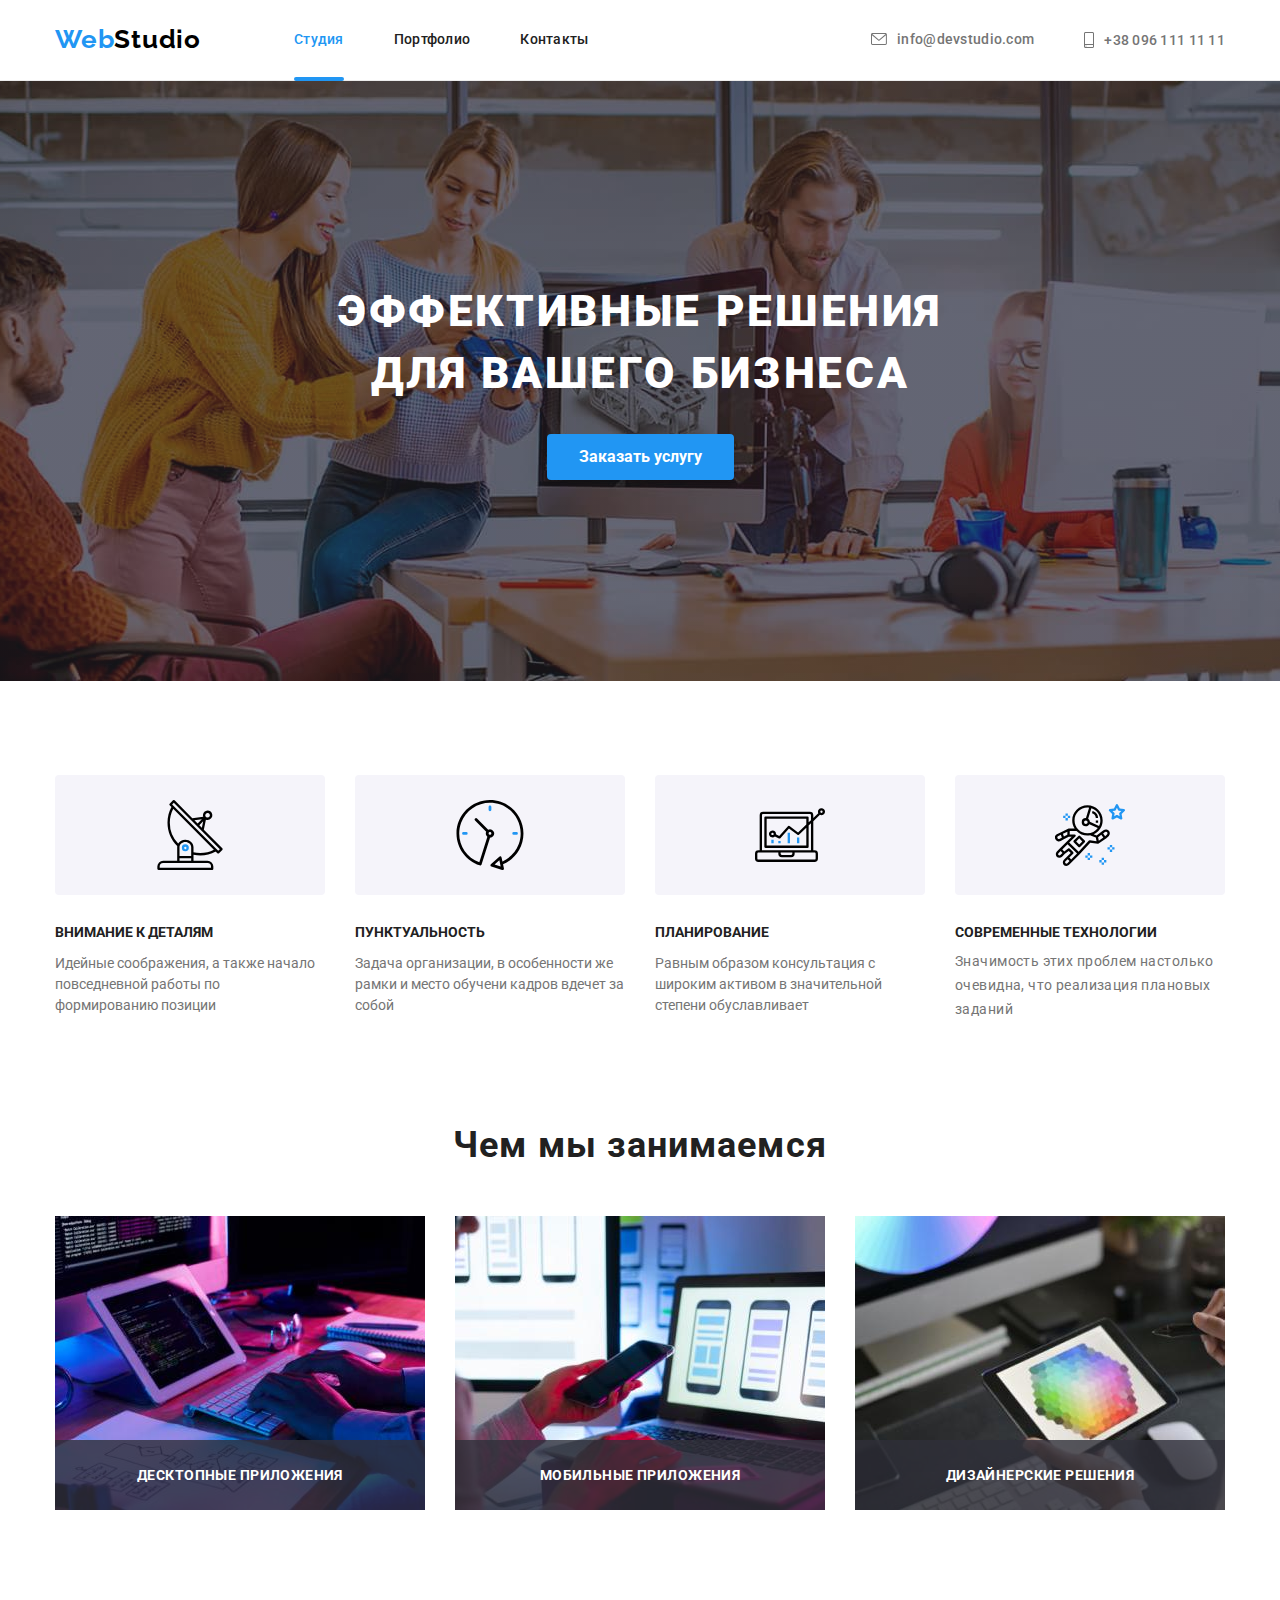
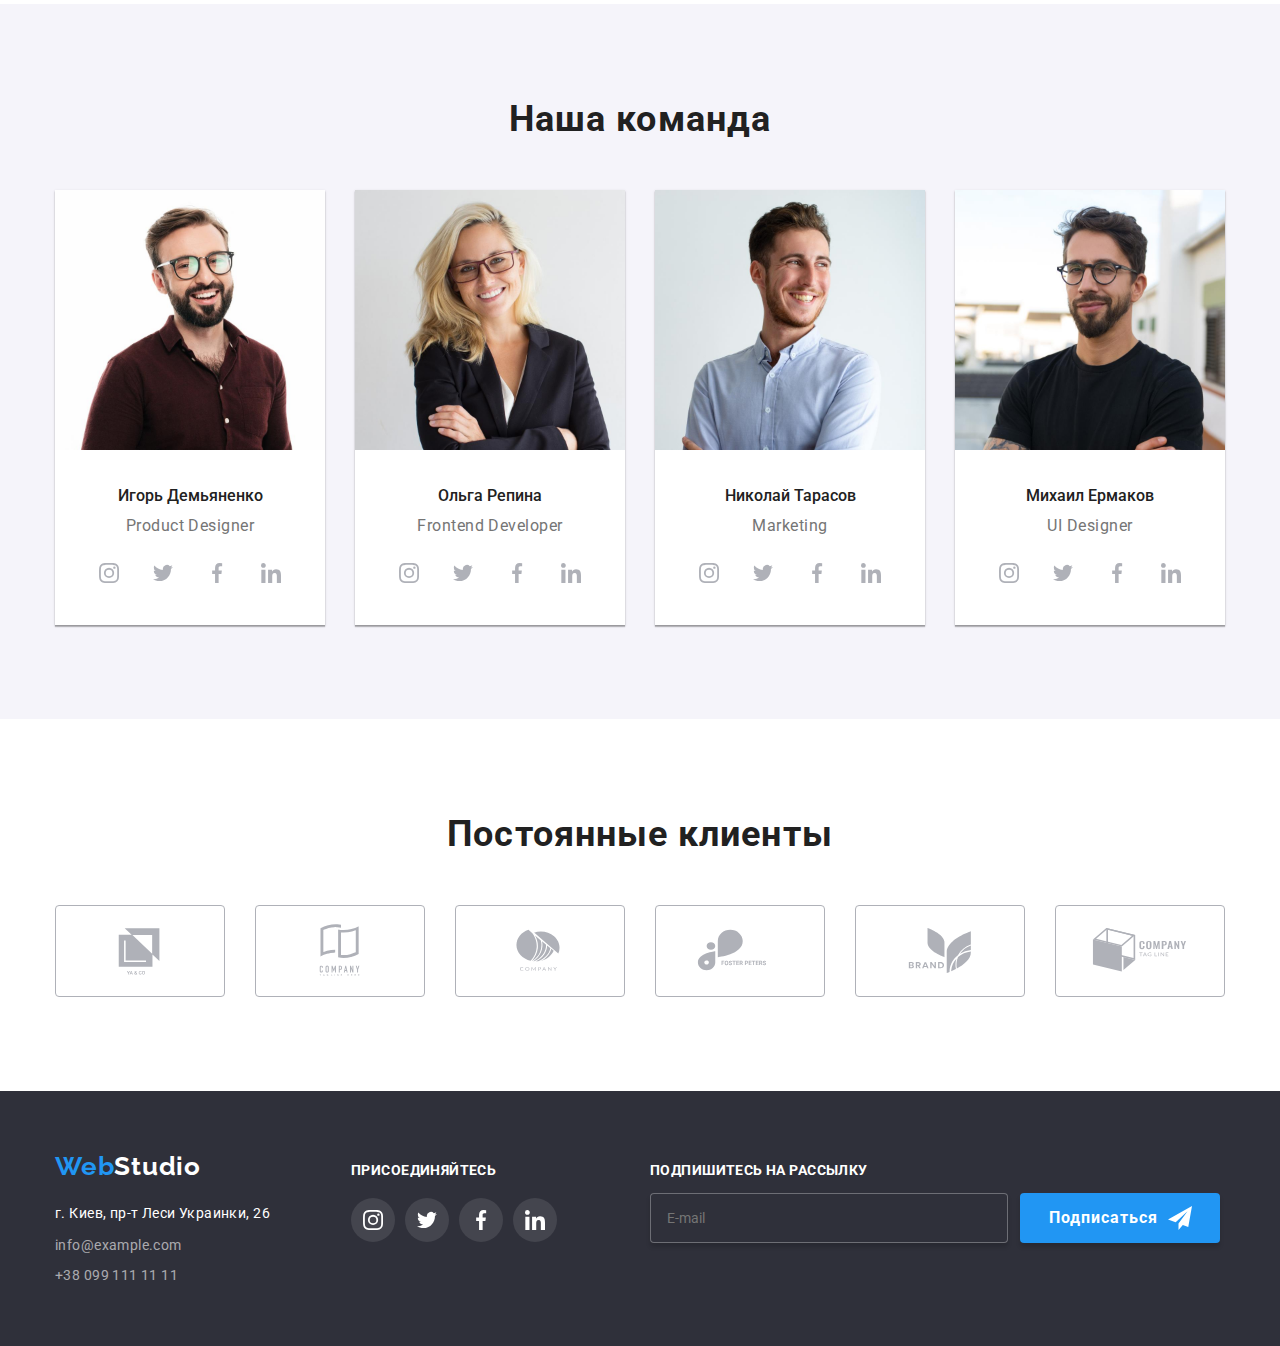
<file: index.html>
<!DOCTYPE html>
<html lang="ru">
  <head>
    <meta charset="UTF-8" />
    <meta http-equiv="X-UA-Compatible" content="IE=edge" />
    <meta name="viewport" content="width=device-width, initial-scale=1.0" />
    <link
      rel="stylesheet"
      href="https://cdnjs.cloudflare.com/ajax/libs/modern-normalize/1.1.0/modern-normalize.min.css"
      integrity="sha512-wpPYUAdjBVSE4KJnH1VR1HeZfpl1ub8YT/NKx4PuQ5NmX2tKuGu6U/JRp5y+Y8XG2tV+wKQpNHVUX03MfMFn9Q=="
      crossorigin="anonymous"
      referrerpolicy="no-referrer"
    />
    <link rel="preconnect" href="https://fonts.googleapis.com" />
    <link rel="preconnect" href="https://fonts.gstatic.com" crossorigin />
    <link
      href="https://fonts.googleapis.com/css2?family=Raleway:wght@700&family=Roboto:wght@400;500;700;900&display=swap"
      rel="stylesheet"
    />
    <link rel="stylesheet" href="./css/main.min.css" />
    <title>WebStudio</title>
  </head>
  <body>
    <header class="header">
      <div class="container">
        <nav class="main-navi">
          <a href="./index.html" class="web-header" lang="en">Web<span class="studio-black">Studio</span></a>
          <ul class="navi-list">
            <li class="navi-list__item current">
              <a class="navi-list__link current" href="./index.html">Студия</a>
            </li>
            <li class="navi-list__item">
              <a class="navi-list__link" href="./portfolio.html">Портфолио</a>
            </li>
            <li class="navi-list__item">
              <a class="navi-list__link" href="">Контакты</a>
            </li>
          </ul>
        </nav>
        <ul class="contact-block">
          <li class="contact-block__item">
            <a class="contact-block__link" href="mailto:info@devstudio.com">
              <svg class="icon-latter" width="16" height="12">
                <use href="./images/sprite.svg#icon-letter"></use>
              </svg>
              info@devstudio.com</a>
          </li>
          <li class="contact-block__item">
            <a class="contact-block__link" href="tel:+380961111111">
              <svg class="icon-smartphone" width="10px" height="16px">
                <use href="./images/sprite.svg#icon-smartphone"></use>
              </svg>
              +38 096 111 11 11</a>
          </li>
        </ul>
      </div>
    </header>
    <main>
      <section class="hero overlay">
        <h1 class="hero-name">Эффективные решения<br />для вашего бизнеса</h1>
          <button type="button" class="hero-orderbutton" data-modal-open>
            Заказать услугу
          </button>
      </section>
      <section class="skills">
        <h2 class="visually-hidden">Заголовок</h2>
        <div class="container">
          <ul class="competence">
            <li class="competence__item">
              <div class="competence__pic">
                <svg class="icon-skills" width="70px" height="70px"> 
                  <use href="./images/sprite.svg#icon-antenna"></use>
                </svg>
              </div>
              <h3 class="competence__title">Внимание к деталям</h3>
              <p class="competence__text">
                Идейные соображения, а также начало повседневной работы по
                формированию позиции
              </p>
            </li>
            <li class="competence__item">
              <div class="competence__pic">
                <svg class="icon-skills" width="70px" height="70px">
                  <use href="./images/sprite.svg#icon-clock"></use>
                </svg>
              </div>
              <h3 class="competence__title">Пунктуальность</h3>
              <p class="competence__text">
                Задача организации, в особенности же рамки и место обучени
                кадров вдечет за собой
              </p>
            </li>
            <li class="competence__item">
              <div class="competence__pic">
                <svg class="icon-skills" width="70px" height="70px"> 
                  <use href="./images/sprite.svg#icon-diagram"></use>
                </svg>
              </div>
              <h3 class="competence__title">Планирование</h3>
              <p class="competence__text">
                Равным образом консультация с широким активом в значительной
                степени обуславливает
              </p>
            </li>
            <li class="competence__item">
              <div class="competence__pic">
                <svg class="icon-skills" width="70px" height="70px">
                  <use href="./images/sprite.svg#icon-astronaut"></use>
                </svg>
              </div>
              <h3 class="competence__title">Современные технологии</h3>
              <p class="competence__content">
                Значимость этих проблем настолько очевидна, что реализация
                плановых заданий
              </p>
            </li>
          </ul>
        </div>
      </section>
      <section class="works">
        <h2 class="works__title">Чем мы занимаемся</h2>
        <div class="container">
          <ul class="works__list">
            <li class="works__item">
              <img
                src="./images/img1.jpg"
                width="370"
                alt="человек работает за компьютером"
              />
              <p class="works__discription">Десктопные приложения</p>
            </li>
            <li class="works__item">
              <img
                src="./images/img2.jpg"
                width="370"
                alt="человек держит телефон"
              />
              <p class="works__discription">Мобильные приложения</p>
            </li>
            <li class="works__item">
              <img
                src="./images/img3.jpg"
                width="370"
                alt="человек держит планшет"
              />
              <p class="works__discription">Дизайнерские решения</p>
            </li>
          </ul>
        </div>
      </section>
      <section class="team">
        <h2 class="team__title">Наша команда</h2>
        <div class="container">
          <ul class="team__list">
            <li class="team__item">
              <img
                src="./images/imgf1.jpg"
                width="270"
                alt="Игорь Демьяненко"
              />
              <div class="emloyee">
                <h3 class="emloyee__name">Игорь Демьяненко</h3>
                <p class="emloyee__position">Product Designer</p>
                <ul class="social-list">
                  <li class="social-list__item">
                    <a href="" class="social-list__link">
                      <svg class="social-list__icon" width="20px" height="20px">
                        <use href="./images/sprite.svg#icon-instagram"></use>
                      </svg>
                    </a>
                  </li>
                  <li class="social-list__item">
                    <a href="" class="social-list__link">
                      <svg class="social-list__icon" width="20px" height="20px">
                        <use href="./images/sprite.svg#icon-twitter"></use>
                      </svg>
                    </a>
                  </li>
                  <li class="social-list__item">
                    <a href="" class="social-list__link">
                      <svg class="social-list__icon" width="20px" height="20px">
                        <use href="./images/sprite.svg#icon-facebook"></use>
                      </svg>
                    </a>
                  </li>
                  <li class="social-list__item">
                    <a href="" class="social-list__link">
                      <svg class="social-list__icon" width="20px" height="20px">
                        <use href="./images/sprite.svg#icon-linkedin"></use>
                      </svg>
                    </a>
                  </li>
                </ul>
              </div>
            </li>
            <li class="team__item">
              <img src="./images/imgf2.jpg" width="270" alt="Ольга Репина" />
              <div class="emloyee">
                <h3 class="emloyee__name">Ольга Репина</h3>
                <p class="emloyee__position">Frontend Developer</p>
                <ul class="social-list">
                  <li class="social-list__item">
                    <a href="" class="social-list__link">
                      <svg class="social-list__icon" width="20px" height="20px">
                        <use href="./images/sprite.svg#icon-instagram"></use>
                      </svg>
                    </a>
                  </li>
                  <li class="social-list__item">
                    <a href="" class="social-list__link">
                      <svg class="social-list__icon" width="20px" height="20px">
                        <use href="./images/sprite.svg#icon-twitter"></use>
                      </svg>
                    </a>
                  </li>
                  <li class="social-list__item">
                    <a href="" class="social-list__link">
                      <svg class="social-list__icon" width="20px" height="20px">
                        <use href="./images/sprite.svg#icon-facebook"></use>
                      </svg>
                    </a>
                  </li>
                  <li class="social-list__item">
                    <a href="" class="social-list__link">
                      <svg class="social-list__icon" width="20px" height="20px">
                        <use href="./images/sprite.svg#icon-linkedin"></use>
                      </svg>
                    </a>
                  </li>
                </ul>
              </div>
            </li>
            <li class="team__item">
              <img src="./images/imgf3.jpg" width="270" alt="Николай Тарасов" />
              <div class="emloyee">
                <h3 class="emloyee__name">Николай Тарасов</h3>
                <p class="emloyee__position">Marketing</p>
                <ul class="social-list">
                  <li class="social-list__item">
                    <a href="" class="social-list__link">
                      <svg class="social-list__icon" width="20px" height="20px">
                        <use href="./images/sprite.svg#icon-instagram"></use>
                      </svg>
                    </a>
                  </li>
                  <li class="social-list__item">
                    <a href="" class="social-list__link">
                      <svg class="social-list__icon" width="20px" height="20px">
                        <use href="./images/sprite.svg#icon-twitter"></use>
                      </svg>
                    </a>
                  </li>
                  <li class="social-list__item">
                    <a href="" class="social-list__link">
                      <svg class="social-list__icon" width="20px" height="20px">
                        <use href="./images/sprite.svg#icon-facebook"></use>
                      </svg>
                    </a>
                  </li>
                  <li class="social-list__item">
                    <a href="" class="social-list__link">
                      <svg class="social-list__icon" width="20px" height="20px">
                        <use href="./images/sprite.svg#icon-linkedin"></use>
                      </svg>
                    </a>
                  </li>
                </ul>
              </div>
            </li>
            <li class="team__item">
              <img src="./images/imgf4.jpg" width="270" alt="Михаил Ермаков" />
              <div class="emloyee">
                <h3 class="emloyee__name">Михаил Ермаков</h3>
                <p class="emloyee__position">UI Designer</p>
                <ul class="social-list">
                  <li class="social-list__item">
                    <a href="" class="social-list__link">
                      <svg class="social-list__icon" width="20px" height="20px">
                        <use href="./images/sprite.svg#icon-instagram"></use>
                      </svg>
                    </a>
                  </li>
                  <li class="social-list__item">
                    <a href="" class="social-list__link">
                      <svg class="social-list__icon" width="20px" height="20px">
                        <use href="./images/sprite.svg#icon-twitter"></use>
                      </svg>
                    </a>
                  </li>
                  <li class="social-list__item">
                    <a href="" class="social-list__link">
                      <svg class="social-list__icon" width="20px" height="20px">
                        <use href="./images/sprite.svg#icon-facebook"></use>
                      </svg>
                    </a>
                  </li>
                  <li class="social-list__item">
                    <a href="" class="social-list__link">
                      <svg class="social-list__icon" width="20px" height="20px">
                        <use href="./images/sprite.svg#icon-linkedin"></use>
                      </svg>
                    </a>
                  </li>
                </ul>
              </div>
            </li>
          </ul>
        </div>
      </section>
      <section class="constant-customers">
        <div class="constant-customers__container">
          <h2 class="constant-customers__title">Постоянные клиенты</h2>
          <ul class="customers-list">
            <li class="customers-list__item">
              <a href="" class="customers-list__logo">
                <svg class="customers-icon" width="106" height="60">
                  <use href="./images/sprite.svg#icon-Logo1"></use>
                </svg>
              </a>
            </li>
            <li class="customers-list__item">
              <a href="" class="customers-list__logo">
                <svg class="customers-icon" width="106" height="60">
                  <use href="./images/sprite.svg#icon-Logo2"></use>
                </svg>
              </a>
            </li>
            <li class="customers-list__item">
              <a href="" class="customers-list__logo">
                <svg class="customers-icon" width="106" height="60">
                  <use href="./images/sprite.svg#icon-Logo3"></use>
                </svg>
              </a>
            </li>
            <li class="customers-list__item">
              <a href="" class="customers-list__logo">
                <svg class="customers-icon" width="106" height="60">
                  <use href="./images/sprite.svg#icon-Logo4"></use>
                </svg>
              </a>
            </li>
            <li class="customers-list__item">
              <a href="" class="customers-list__logo">
                <svg class="customers-icon" width="106" height="60">
                  <use href="./images/sprite.svg#icon-Logo5"></use>
                </svg>
              </a>
            </li>
            <li class="customers-list__item">
              <a href="" class="customers-list__logo">
                <svg class="customers-icon" width="106" height="60">
                  <use href="./images/sprite.svg#icon-Logo6"></use>
                </svg>
              </a>
            </li>
          </ul>
        </div>
      </section>
    </main>
    <footer class="footer">
      <div class="footer__container">
        <div class="container-div">
          <a href="./index.html" class="container-div__logo" lang="en">Web<span class="studio-white">Studio</span></a>
          <address>
            <ul class="footer-navi">
              <li class="footer-navi__item footer-navi__item--white">г. Киев, пр-т Леси Украинки, 26
              </li>
              <li class="footer-navi__item">
                <a href="mailto:info@example.com">info@example.com</a>
              </li>
              <li class="footer-navi__item">
                <a href="tel:+380991111111">+38 099 111 11 11</a>
              </li>
            </ul>
          </address>
        </div>
        <div class="footer-subscription">
          <p class="footer-headline">Присоединяйтесь</p>
          <ul class="footer-social__list">
            <li class="social-list__item">
              <a href="" class="social-list__link">
                <svg width="20" height="20">
                  <use href="./images/sprite.svg#icon-instagram"></use>
                </svg>
              </a>
            </li>

            <li class="social-list__item">
              <a href="" class="social-list__link">
                <svg width="20" height="20">
                  <use href="./images/sprite.svg#icon-twitter"></use>
                </svg>
              </a>
            </li>

            <li class="social-list__item">
              <a href="" class="social-list__link">
                <svg width="20" height="20">
                  <use href="./images/sprite.svg#icon-facebook"></use>
                </svg>
              </a>
            </li>

            <li class="social-list__item">
              <a href="" class="social-list__link">
                <svg width="20" height="20">
                  <use href="./images/sprite.svg#icon-linkedin"></use>
                </svg>
              </a>
            </li>
          </ul>
        </div>
        <div class="footer-signup">
          <p class="footer-signup__title">Подпишитесь на рассылку</p>
          <form class="signup-form">
            <input type="email" name="email" class="signup-form__input" id="email" placeholder="E-mail">
            <label for="email"></label>
            <button class="signup-form__button" type="submit">Подписаться<span class="send-icon">
              <svg width="24" height="24"> 
                <use href="./images/icons.svg#icon-send"></use>
              </svg>
            </span></button>
          </form>
        </div>
  
        </div>
    </footer>
    <div class="backdrop is-hidden" data-modal>
      <div class="modal">
        <button class="modal-button" data-modal-close>
        <svg width="11" height="11" class="close-button">
          <use href="./images/sprite.svg#icon-close"></use>
        </svg>  
        </button>
      <form class="modal-form">
          <p class="modal-form__title">Оставьте свои данные, мы вам перезвоним</p>
          <label class="form-field">
            <span class="form-field__name">Имя</span>
            <input type="text" name="name" class="form-field__input" autocomplete="off" required>
            <span class="form-field__icon">
              <svg width="12" height="12">
                <use href="./images/icons.svg#icon-person"></use>
              </svg>
            </span>
          </label>

          <label class="form-field">
            <span class="form-field__name">Телефон</span> 
            <input type="tel" name="tel" class="form-field__input" autocomplete="off" required>
            <span class="form-field__icon">
              <svg width="13" height="13">
                <use href="./images/icons.svg#icon-phone"></use>
              </svg>
            </span>
          </label>
          <label class="form-field">
            <span class="form-field__name">Почта</span>
            <input type="email" name="email" class="form-field__input" autocomplete="off" required>
            <span class="form-field__icon">
              <svg width="15" height="12">
                <use href="./images/icons.svg#icon-email"></use>
              </svg>
            </span>
          </label>
          <label class="form-field">
            <span class="form-field__name">Комментарий</span>
            <textarea 
               name="comment"
               class="form-field__text" 
               placeholder="Введите текст"></textarea>
                    </label>
           <label class="policy">
           <input type="checkbox" name="policy" class="policy__browser-checkbox" required>
           <span class="policy__custom-chechbox">
           </span>
           <span class="policy__agreement">Соглашаюсь с рассылкой и принимаю 
           <a href="#" class="policy__link">Условия договора</a></span>
           </label>
          <button type="submit" class="policy__button">Отправить</button>
        </form>


      </div>
    </div>
    <script src="./js/modal.js"></script>
  </body>
</html>
</file>
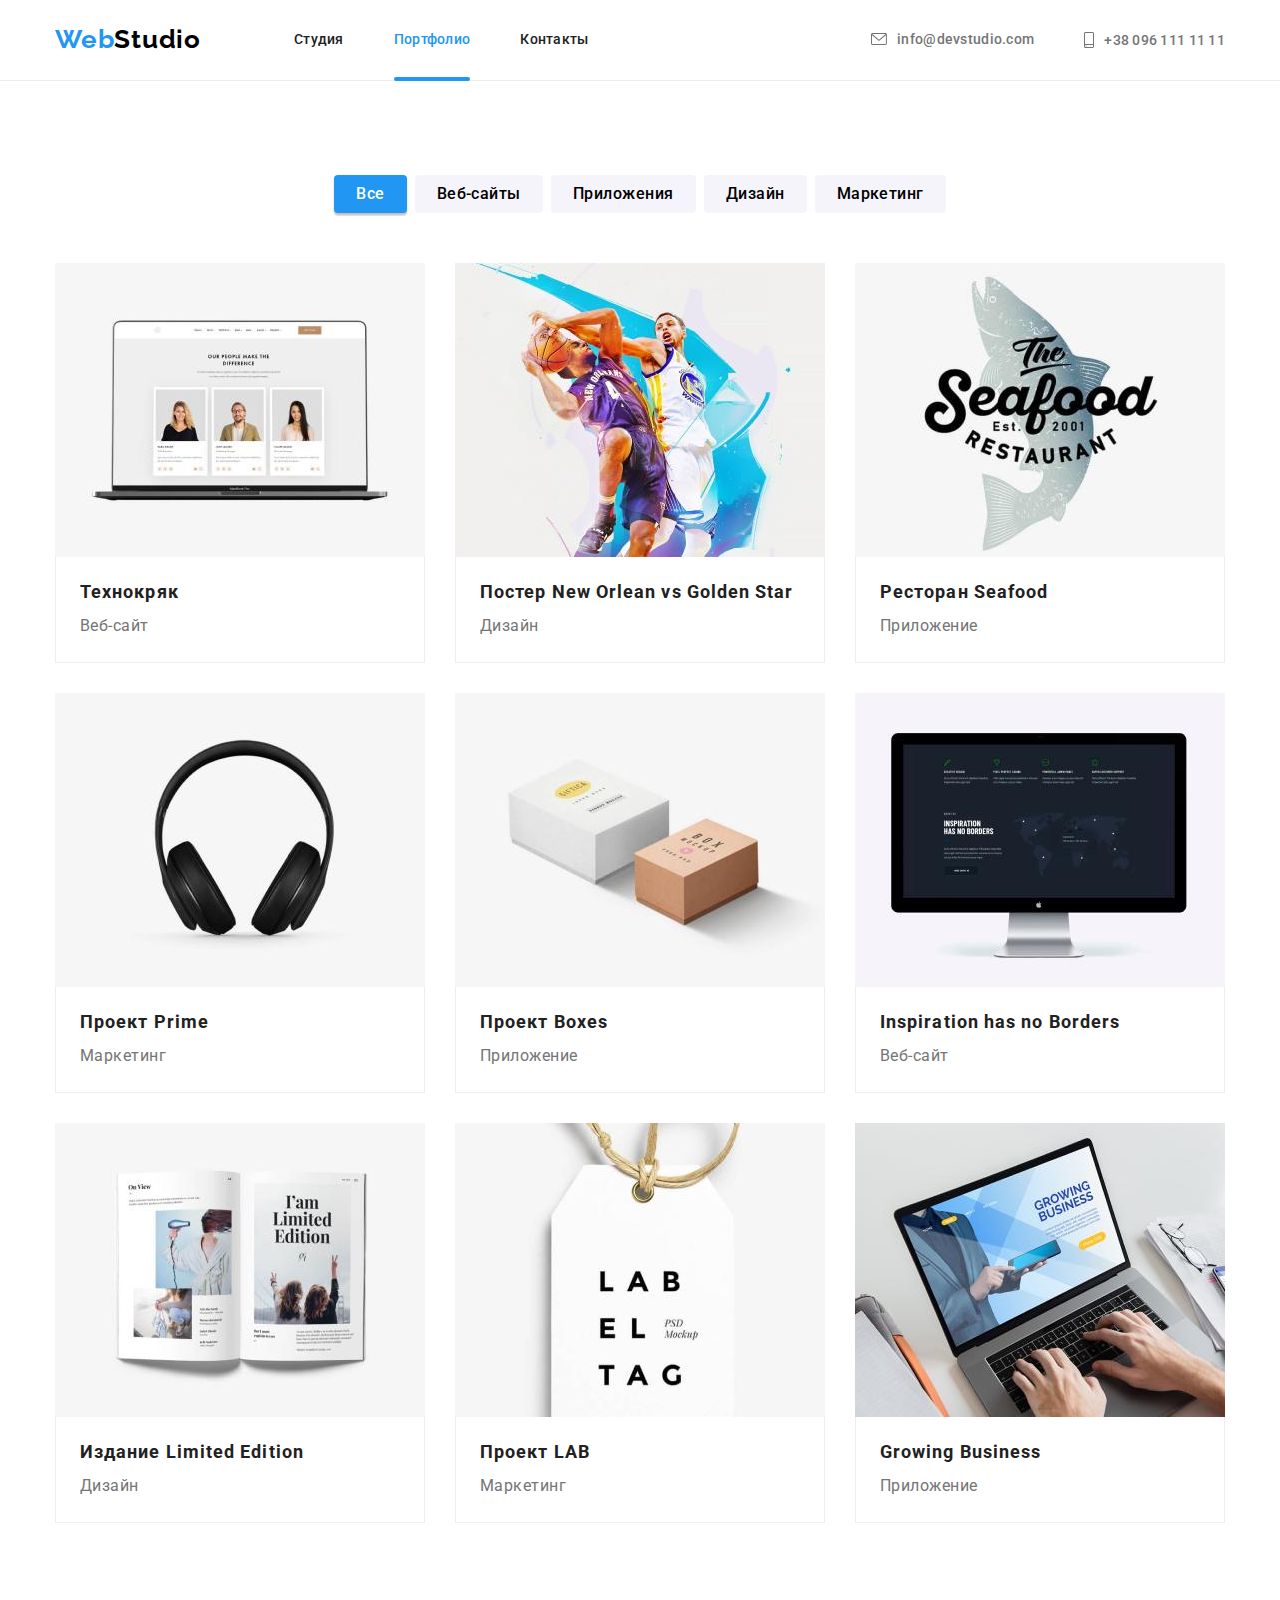
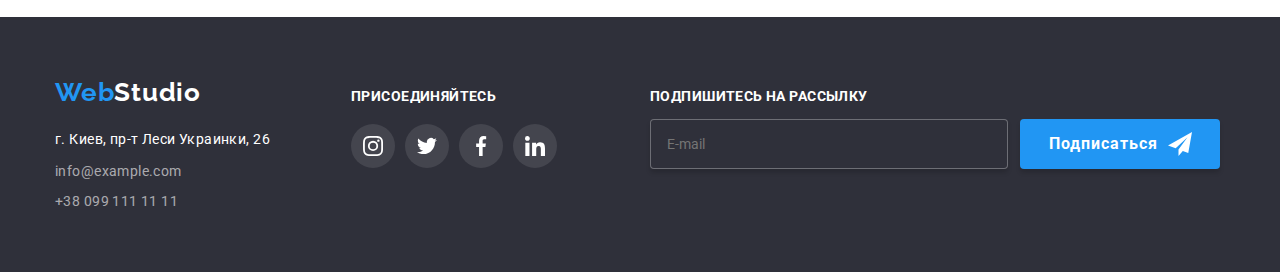
<file: portfolio.html>
<!DOCTYPE html>
<html lang="ru">
<head>
    <meta charset="UTF-8">
    <meta http-equiv="X-UA-Compatible" content="IE=edge">
    <meta name="viewport" content="width=device-width, initial-scale=1.0">
    <link rel="stylesheet" href="https://cdnjs.cloudflare.com/ajax/libs/modern-normalize/1.1.0/modern-normalize.min.css"
        integrity="sha512-wpPYUAdjBVSE4KJnH1VR1HeZfpl1ub8YT/NKx4PuQ5NmX2tKuGu6U/JRp5y+Y8XG2tV+wKQpNHVUX03MfMFn9Q=="
        crossorigin="anonymous" referrerpolicy="no-referrer">
    <link rel="preconnect" href="https://fonts.googleapis.com">
    <link rel="preconnect" href="https://fonts.gstatic.com" crossorigin>
    <link
        href="https://fonts.googleapis.com/css2?family=Raleway:wght@700&family=Roboto:wght@400;500;700;900&display=swap"
        rel="stylesheet">
    <link rel="stylesheet" href="./css/main.min.css">
    <title>Portfolio</title>
</head>
<body>
  <header class="header">
    <div class="container">
      <nav class="main-navi">
        <a href="./index.html" class="web-header" lang="en">Web<span class="studio-black">Studio</span></a>
        <ul class="navi-list">
          <li class="navi-list__item">
            <a class="navi-list__link" href="./index.html">Студия</a>
          </li>
          <li class="navi-list__item current">
            <a class="navi-list__link current" href="./portfolio.html">Портфолио</a>
          </li>
          <li class="navi-list__item">
            <a class="navi-list__link" href="">Контакты</a>
          </li>
        </ul>
      </nav>
      <ul class="contact-block">
        <li class="contact-block__item">
          <a class="contact-block__link" href="mailto:info@devstudio.com">
            <svg class="icon-latter" width="16" height="12">
              <use href="./images/sprite.svg#icon-letter"></use>
            </svg>
            info@devstudio.com</a>
        </li>
        <li class="contact-block__item">
          <a class="contact-block__link" href="tel:+380961111111">
            <svg class="icon-smartphone" width="10px" height="16px">
              <use href="./images/sprite.svg#icon-smartphone"></use>
            </svg>
            +38 096 111 11 11</a>
        </li>
      </ul>
    </div>
  </header>
<main>
    <section class="projects">
      <div class="container">
        <h1 class="visually-hidden">Заголовок</h1>
        <ul class="buttons-list">
            <li class="buttons-list__item"><button class="filter-button filter-button--active" type="button">Все</button></li>
            <li class="buttons-list__item"><button class="filter-button" type="button">Веб-сайты</button></li>
            <li class="buttons-list__item"><button class="filter-button" type="button">Приложения</button></li>
            <li class="buttons-list__item"><button class="filter-button" type="button">Дизайн</button></li>
            <li class="buttons-list__item"><button class="filter-button" type="button">Маркетинг</button></li>
        </ul>
        <ul class="projects-list">
            <li class="projects-list__item">
                <a href="">
                  <div class="projects-list__card">  
                    <img src="./images/notebook.jpg"
                      width="370" 
                      alt="Технокряк">
                      <div class="project-overlay">
                        <p class="project-overlay__text">Технокряк это современная площадка распространения коронавируса. Компании используют эту платформу для цифрового шпионажа и атак на защищённые сервера конкурентов.</p>
                      </div>
                  </div>
                    <div class="project">
                    <h3 class="project__name">Технокряк</h3>
                    <p class="project__type">Веб-сайт</p>
                    </div>
                </a>
            </li>
            <li class="projects-list__item">
                <a href="">
                  <div class="projects-list__card">
                    <img src="./images/bascet.jpg"
                    width="370"
                    alt="Постер New Orlean vs Golden Star">
                    <div class="project-overlay">
                      <p class="project-overlay__text">Технокряк это современная площадка распространения коронавируса. Компании используют эту платформу для цифрового шпионажа и атак на защищённые сервера конкурентов.</p>
                    </div>
                  </div>
                    <div class="project">
                    <h3 class="project__name">Постер New Orlean vs Golden Star</h3>
                    <p class="project__type">Дизайн</p>
                   </div>
                </a>
            </li>
            <li class="projects-list__item">
                <a href="">
                   <div class="projects-list__card">
                    <img src="./images/seafood.jpg"
                    width="370"
                    alt="Ресторан Seafood">
                    <div class="project-overlay">
                      <p class="project-overlay__text">Технокряк это современная площадка распространения коронавируса. Компании используют эту платформу для цифрового шпионажа и атак на защищённые сервера конкурентов.</p>
                    </div>
                   </div>
                    <div class="project">
                    <h3 class="project__name">Ресторан Seafood</h3>
                    <p class="project__type">Приложение</p>
                    </div>
                </a>
            </li>
            <li class="projects-list__item">
                <a href="">
                  <div class="projects-list__card">
                    <img src="./images/headphones.jpg"
                    width="370"
                    alt="Проект Prime">
                    <div class="project-overlay">
                      <p class="project-overlay__text">Технокряк это современная площадка распространения коронавируса. Компании используют эту платформу для цифрового шпионажа и атак на защищённые сервера конкурентов.</p>
                    </div>
                   </div>
                  <div class="project">
                    <h3 class="project__name">Проект Prime</h3>
                    <p class="project__type">Маркетинг</p>
                    </div>
                </a>
            </li>
            <li class="projects-list__item">
                <a href="">
                  <div class="projects-list__card">
                    <img src="./images/boxes.jpg"
                    width="370"
                    alt="Проект Boxes">
                    <div class="project-overlay">
                      <p class="project-overlay__text">Технокряк это современная площадка распространения коронавируса. Компании используют эту платформу для цифрового шпионажа и атак на защищённые сервера конкурентов.</p>
                    </div>
                   </div>
                    <div class="project">
                    <h3 class="project__name">Проект Boxes</h3>
                    <p class="project__type">Приложение</p>
                    </div>
                </a>
            </li>
            <li class="projects-list__item">
                <a href="">
                  <div class="projects-list__card">
                    <img src="./images/monitor.jpg"
                    width="370"
                    alt="Inspiration has no Borders">
                    <div class="project-overlay">
                      <p class="project-overlay__text">Технокряк это современная площадка распространения коронавируса. Компании используют эту платформу для цифрового шпионажа и атак на защищённые сервера конкурентов.</p>
                    </div>
                   </div>
                    <div class="project">
                    <h3 class="project__name">Inspiration has no Borders</h3>
                    <p class="project__type">Веб-сайт</p>
                     </div>             
                </a>
            </li>
            <li class="projects-list__item">
                <a href="">
                  <div class="projects-list__card">
                    <img src="./images/book.jpg"
                    width="370"
                    alt="Издание Limited Edition">
                    <div class="project-overlay">
                      <p class="project-overlay__text">Технокряк это современная площадка распространения коронавируса. Компании используют эту платформу для цифрового шпионажа и атак на защищённые сервера конкурентов.</p>
                    </div>
                   </div>
                    <div class="project">
                    <h3 class="project__name">Издание Limited Edition</h3>
                    <p class="project__type">Дизайн</p>
                    </div>
                </a>
            </li>
            <li class="projects-list__item">
                <a href="">
                  <div class="projects-list__card">
                    <img src="./images/lab.jpg"
                    width="370"
                    alt="Проект LAB">
                    <div class="project-overlay">
                      <p class="project-overlay__text">Технокряк это современная площадка распространения коронавируса. Компании используют эту платформу для цифрового шпионажа и атак на защищённые сервера конкурентов.</p>
                    </div>
                   </div>
                    <div class="project">
                    <h3 class="project__name">Проект LAB</h3>
                    <p class="project__type">Маркетинг</p>
                    </div>
                </a>
            </li>
            <li class="projects-list__item">
                <a href="">
                  <div class="projects-list__card">
                    <img src="./images/business.jpg"
                    width="370"
                    alt="Growing Business">
                    <div class="project-overlay">
                      <p class="project-overlay__text">Технокряк это современная площадка распространения коронавируса. Компании используют эту платформу для цифрового шпионажа и атак на защищённые сервера конкурентов.</p>
                    </div>
                   </div>
                    <div class="project">
                    <h3 class="project__name">Growing Business</h3>
                    <p class="project__type">Приложение</p>
                    </div>
                </a>
            </li>
        </ul>
    </div>
    </section>
</main>
<footer class="footer">
  <div class="footer__container">
    <div class="container-div">
      <a href="./index.html" class="container-div__logo" lang="en">Web<span class="studio-white">Studio</span></a>
      <address>
        <ul class="footer-navi">
          <li class="footer-navi__item footer-navi__item--white">г. Киев, пр-т Леси Украинки, 26
          </li>
          <li class="footer-navi__item">
            <a href="mailto:info@example.com">info@example.com</a>
          </li>
          <li class="footer-navi__item">
            <a href="tel:+380991111111">+38 099 111 11 11</a>
          </li>
        </ul>
      </address>
    </div>
    <div class="footer-subscription">
      <p class="footer-headline">Присоединяйтесь</p>
      <ul class="footer-social__list">
        <li class="social-list__item">
          <a href="" class="social-list__link">
            <svg width="20" height="20">
              <use href="./images/sprite.svg#icon-instagram"></use>
            </svg>
          </a>
        </li>

        <li class="social-list__item">
          <a href="" class="social-list__link">
            <svg width="20" height="20">
              <use href="./images/sprite.svg#icon-twitter"></use>
            </svg>
          </a>
        </li>

        <li class="social-list__item">
          <a href="" class="social-list__link">
            <svg width="20" height="20">
              <use href="./images/sprite.svg#icon-facebook"></use>
            </svg>
          </a>
        </li>

        <li class="social-list__item">
          <a href="" class="social-list__link">
            <svg width="20" height="20">
              <use href="./images/sprite.svg#icon-linkedin"></use>
            </svg>
          </a>
        </li>
      </ul>
    </div>
    <div class="footer-signup">
      <p class="footer-signup__title">Подпишитесь на рассылку</p>
      <form class="signup-form">
        <input type="email" name="email" class="signup-form__input" id="email" placeholder="E-mail">
        <label for="email"></label>
        <button class="signup-form__button" type="submit">Подписаться<span class="send-icon">
          <svg width="24" height="24"> 
            <use href="./images/icons.svg#icon-send"></use>
          </svg>
        </span></button>
      </form>
    </div>

    </div>
</footer>
</body>
</html>
</file>
<file: css/main.min.css>
/*! modern-normalize v1.1.0 | MIT License | https://github.com/sindresorhus/modern-normalize */*,::before,::after{-webkit-box-sizing:border-box;box-sizing:border-box}html{line-height:1.15;-webkit-text-size-adjust:100%;-moz-tab-size:4;-o-tab-size:4;tab-size:4}body{margin:0;font-family:system-ui,-apple-system,"Segoe UI",Roboto,Helvetica,Arial,sans-serif,"Apple Color Emoji","Segoe UI Emoji"}hr{height:0;color:inherit}abbr[title]{-webkit-text-decoration:underline dotted;text-decoration:underline dotted}b,strong{font-weight:bolder}code,kbd,samp,pre{font-family:ui-monospace, SFMono-Regular, Consolas, 'Liberation Mono', Menlo, monospace;font-size:1em}small{font-size:80%}sub,sup{font-size:75%;line-height:0;position:relative;vertical-align:baseline}sub{bottom:-0.25em}sup{top:-0.5em}table{text-indent:0;border-color:inherit}button,input,optgroup,select,textarea{font-family:inherit;font-size:100%;line-height:1.15;margin:0}button,select{text-transform:none}button,[type='button'],[type='reset'],[type='submit']{-webkit-appearance:button}::-moz-focus-inner{border-style:none;padding:0}:-moz-focusring{outline:1px dotted ButtonText}:-moz-ui-invalid{box-shadow:none}legend{padding:0}progress{vertical-align:baseline}::-webkit-inner-spin-button,::-webkit-outer-spin-button{height:auto}[type='search']{-webkit-appearance:textfield;outline-offset:-2px}::-webkit-search-decoration{-webkit-appearance:none}::-webkit-file-upload-button{-webkit-appearance:button;font:inherit}summary{display:list-item}body{font-family:Roboto, sans-serif;font-weight:400;font-size:14px;line-height:1.5;background-color:#fff;color:#757575}body a{text-decoration:none}body button:hover,body button:focus,body button:active{background-color:#2196f3;color:#fff}.header{border-bottom:1px solid #ececec}.header .container{display:-webkit-box;display:-ms-flexbox;display:flex;-webkit-box-align:center;-ms-flex-align:center;align-items:center;width:1200px;padding-left:15px;padding-right:15px;margin:0 auto}.main-navi .web-header{font-family:Raleway;font-weight:700;font-size:26px;line-height:1.2;letter-spacing:0.03em;color:#2196f3;padding-top:24px;padding-bottom:25px;margin:0}.studio-black{font-family:Raleway;font-weight:700;font-size:26px;line-height:1.2;letter-spacing:0.03em;color:#000000}.main-navi{display:-webkit-box;display:-ms-flexbox;display:flex;-webkit-box-align:center;-ms-flex-align:center;align-items:center}.navi-list{display:-webkit-box;display:-ms-flexbox;display:flex;font-size:14px;line-height:1.1;letter-spacing:0.02em;font-weight:500;color:#212121;list-style:none;margin-left:93px;padding-left:0;margin-top:0;margin-bottom:0;-webkit-box-align:center;-ms-flex-align:center;align-items:center}.navi-list__link{display:block;padding-top:32px;padding-bottom:32px;color:#212121}.navi-list__link:visited{color:#212121}.navi-list__item{position:relative}.navi-list__item:not(:last-child){margin-right:50px}.navi-list__item .current::after{position:absolute;left:0;bottom:-1.3px;content:"";width:100%;height:4px;background-color:#2196f3;border-radius:4px}.navi-list__link{-webkit-transition-property:color;transition-property:color;-webkit-transition-duration:250ms;transition-duration:250ms;-webkit-transition-timing-function:cubic-bezier(0.4, 0, 0.2, 1);transition-timing-function:cubic-bezier(0.4, 0, 0.2, 1)}.navi-list__link:hover,.navi-list__link:focus{color:#2196f3;-webkit-transform:transition;transform:transition}.navi-list__link.current{color:#2196f3}.contact-block{display:-webkit-box;display:-ms-flexbox;display:flex;margin-left:auto;margin-top:0;margin-bottom:0;padding-left:0;list-style:none}.contact-block__link{text-decoration:none;font-family:Roboto;font-weight:500;line-height:1;letter-spacing:0.02em;text-align:left;font-size:14px;color:#757575;display:-webkit-box;display:-ms-flexbox;display:flex;-webkit-box-align:center;-ms-flex-align:center;align-items:center;padding-top:32px;padding-bottom:32px;-webkit-transition-property:color;transition-property:color;-webkit-transition-duration:250ms;transition-duration:250ms;-webkit-transition-timing-function:cubic-bezier(0.4, 0, 0.2, 1);transition-timing-function:cubic-bezier(0.4, 0, 0.2, 1)}.contact-block__link:hover,.contact-block__link:focus{color:#2196f3}.contact-block__item:not(:last-child){margin-right:50px}.link-phone{display:-webkit-box;display:-ms-flexbox;display:flex;-webkit-box-align:center;-ms-flex-align:center;align-items:center}.icon-latter{fill:currentColor;margin-right:10px}.icon-smartphone{fill:currentColor;margin-right:10px}.hero{background-color:#2f303a;padding-top:200px;padding-bottom:200px}.hero-name{font-family:Roboto;font-size:44px;font-style:normal;line-height:1.4;letter-spacing:0.06em;text-align:center;font-weight:900;text-transform:uppercase;color:#ffffff;margin:0;margin-bottom:30px}.hero-orderbutton{font-family:Roboto;font-weight:700;font-style:normal;font-size:16px;line-height:1.6;background-color:#2196f3;color:#ffffff;border-radius:4px;border-width:2px;border-style:hidden;padding-left:32px;padding-right:32px;padding-top:10px;padding-bottom:10px;display:block;margin-left:auto;margin-right:auto;cursor:pointer;-webkit-box-shadow:0px 4px 4px rgba(0,0,0,0.15);box-shadow:0px 4px 4px rgba(0,0,0,0.15)}.overlay{height:600px;max-width:1600px;margin-left:auto;margin-right:auto;background-image:-webkit-gradient(linear, left top, right top, from(rgba(47,48,58,0.4)), to(rgba(47,48,58,0.4))),url(../images/hero.jpg);background-image:linear-gradient(to right, rgba(47,48,58,0.4), rgba(47,48,58,0.4)),url(../images/hero.jpg);background-size:cover;background-repeat:no-repeat;background-position:center}.backdrop{position:fixed;top:0;left:0;width:100%;height:100%;background-color:rgba(0,0,0,0.2);opacity:1;-webkit-transition-property:opacity;transition-property:opacity;-webkit-transition-duration:250ms;transition-duration:250ms;-webkit-transition-timing-function:cubic-bezier(0.4, 0, 0.2, 1);transition-timing-function:cubic-bezier(0.4, 0, 0.2, 1)}.backdrop.is-hidden{opacity:0;pointer-events:none}.modal{position:absolute;top:50%;left:50%;display:-webkit-box;display:-ms-flexbox;display:flex;-webkit-box-orient:vertical;-webkit-box-direction:normal;-ms-flex-direction:column;flex-direction:column;max-width:528px;padding:40px;margin:0;min-width:528px;border-radius:4px;background-color:#fff;-webkit-transform:scale(1) translate(-50%, -50%);transform:scale(1) translate(-50%, -50%);-webkit-transition:-webkit-transform 250ms cubic-bezier(0.4, 0, 0.2, 1);transition:-webkit-transform 250ms cubic-bezier(0.4, 0, 0.2, 1);transition:transform 250ms cubic-bezier(0.4, 0, 0.2, 1);transition:transform 250ms cubic-bezier(0.4, 0, 0.2, 1), -webkit-transform 250ms cubic-bezier(0.4, 0, 0.2, 1);-webkit-box-shadow:0px 1px 3px rgba(0,0,0,0.12),0px 1px 1px rgba(0,0,0,0.14),0px 2px 1px rgba(0,0,0,0.2);box-shadow:0px 1px 3px rgba(0,0,0,0.12),0px 1px 1px rgba(0,0,0,0.14),0px 2px 1px rgba(0,0,0,0.2)}.modal-button{position:absolute;top:8px;right:8px;padding:0;width:30px;height:30px;display:-webkit-box;display:-ms-flexbox;display:flex;-webkit-box-pack:center;-ms-flex-pack:center;justify-content:center;-webkit-box-align:center;-ms-flex-align:center;align-items:center;cursor:pointer;border-radius:50%;border:1px solid rgba(0,0,0,0.1);color:#000000;background-color:#fff;-webkit-transition:fill 250ms cubic-bezier(0.4, 0, 0.2, 1);transition:fill 250ms cubic-bezier(0.4, 0, 0.2, 1)}.modal-button:hover,.modal-button:focus{fill:#2196f3;background-color:#fff;-webkit-transform:transition;transform:transition}.icon-close{fill:currentColor;-o-object-position:center;object-position:center}.modal-form__title{font-family:inherit;font-size:20px;font-weight:700;line-height:1.1;letter-spacing:0.03em;text-align:center;color:#212121;margin:0;margin-bottom:12px}.form-field{display:block;position:relative;font-family:inherit;font-size:12px;font-weight:400;line-height:1.1;letter-spacing:0.01em;text-align:left}.form-field:not(:last-child){margin-bottom:10px}.form-field__input{position:relative;width:448px;height:40px;padding-left:42px;margin-top:4px;border-radius:4px;border:1px solid rgba(33,33,33,0.2);-webkit-transition:border 250ms cubic-bezier(0.4, 0, 0.2, 1);transition:border 250ms cubic-bezier(0.4, 0, 0.2, 1);font-family:inherit;font-size:14px;font-weight:400;line-height:1.1;letter-spacing:0.01em;text-align:left;color:#212121;cursor:pointer}.form-field__input:hover,.form-field__input:focus{border-color:#2196f3;outline:none}.form-field__input:focus ~ .form-field__icon,.form-field__input:hover ~ .form-field__icon{fill:#2196f3}.form-field__name{color:#757575;font-family:inherit;font-size:12px;font-weight:400;line-height:1.1;letter-spacing:0.01em;text-align:left}.form-field__icon{position:absolute;left:12px;top:30px;fill:#212121;-webkit-transition-property:fill;transition-property:fill;-webkit-transition-duration:250ms;transition-duration:250ms;-webkit-transition-timing-function:cubic-bezier(0.4, 0, 0.2, 1);transition-timing-function:cubic-bezier(0.4, 0, 0.2, 1)}.form-field__text{padding-top:12px;padding-left:12px;margin-top:4px;width:448px;height:120px;resize:none;border:1px solid rgba(33,33,33,0.2);border-radius:4px;-webkit-transition-property:border;transition-property:border;-webkit-transition-duration:250ms;transition-duration:250ms;-webkit-transition-timing-function:cubic-bezier(0.4, 0, 0.2, 1);transition-timing-function:cubic-bezier(0.4, 0, 0.2, 1);font-family:inherit;font-size:14px;font-weight:400;line-height:1.1;letter-spacing:0.01em;text-align:left;color:#212121;cursor:pointer}.form-field__text::-webkit-input-placeholder{color:rgba(117,117,117,0.5);font-family:inherit;font-size:12px;font-weight:400;line-height:1.1;letter-spacing:0.01em;text-align:left}.form-field__text:-ms-input-placeholder{color:rgba(117,117,117,0.5);font-family:inherit;font-size:12px;font-weight:400;line-height:1.1;letter-spacing:0.01em;text-align:left}.form-field__text::-ms-input-placeholder{color:rgba(117,117,117,0.5);font-family:inherit;font-size:12px;font-weight:400;line-height:1.1;letter-spacing:0.01em;text-align:left}.form-field__text::placeholder{color:rgba(117,117,117,0.5);font-family:inherit;font-size:12px;font-weight:400;line-height:1.1;letter-spacing:0.01em;text-align:left}.form-field__text:hover,.form-field__text:focus{border-color:#2196f3;outline:none}.policy{position:relative;display:-webkit-box;display:-ms-flexbox;display:flex;-webkit-box-align:center;-ms-flex-align:center;align-items:center;font-family:Roboto;font-size:14px;font-style:normal;font-weight:400;line-height:1.5;letter-spacing:0.03em;text-align:left;margin-bottom:30px}.policy__browser-checkbox{position:absolute;width:1px;height:1px;margin:-1px;border:0;padding:0;clip:rect(0 0 0 0);overflow:hidden}.policy__custom-chechbox{position:absolute;left:10px;top:3px;border:2px solid #212121;border-radius:2px;width:16px;height:15px;margin-right:7px;cursor:pointer;-webkit-transition-property:border-color, fill;transition-property:border-color, fill;-webkit-transition-duration:250ms;transition-duration:250ms;-webkit-transition-timing-function:cubic-bezier(0.4, 0, 0.2, 1);transition-timing-function:cubic-bezier(0.4, 0, 0.2, 1)}.policy__custom-chechbox:hover,.policy__custom-chechbox:focus{border-color:#2196f3;-webkit-transform:trasition;transform:trasition}.policy__browser-checkbox:checked+.policy__custom-chechbox{background-image:url(../images/icon-check.svg);background-position:center;background-repeat:no-repeat;background-origin:border-box;background-size:cover;-o-object-fit:fill;object-fit:fill;border-color:#2196f3;fill:#2196f3}.policy__agreement{display:inline-block;margin:0;padding:0;margin-left:36px}.policy__link{text-decoration:underline;color:#2196f3}.policy__link:visited{color:#2196f3}.policy__button{display:block;font-family:inherit;font-size:16px;font-weight:700;line-height:1.9;letter-spacing:0.06em;text-align:center;padding-top:10px;padding-bottom:10px;padding-left:55px;padding-right:55px;background-color:#2196f3;color:#fff;-webkit-box-shadow:0px 4px 4px 0px rgba(0,0,0,0.15);box-shadow:0px 4px 4px 0px rgba(0,0,0,0.15);border-radius:4px;border:none;margin-left:auto;margin-right:auto;cursor:pointer}.skills{padding-top:94px;padding-bottom:94px}.skills .container{width:1200px;padding-left:15px;padding-right:15px;margin:0 auto;display:-webkit-box;display:-ms-flexbox;display:flex}.visually-hidden{position:absolute;width:1px;height:1px;margin:-1px;border:0;padding:0;clip:rect(0 0 0 0);overflow:hidden}.competence{list-style:none;display:-webkit-box;display:-ms-flexbox;display:flex;margin:0;padding:0}.competence__item{margin-right:30px;width:270px}.competence__item:last-child{margin-right:0}.competence__pic{display:-webkit-box;display:-ms-flexbox;display:flex;-ms-flex-wrap:wrap;flex-wrap:wrap;-webkit-box-pack:center;-ms-flex-pack:center;justify-content:center;-webkit-box-align:center;-ms-flex-align:center;align-items:center;width:270px;height:120px;background-color:#f5f4fa;border-radius:4px;margin-bottom:30px}.competence__title{font-weight:700;font-size:14px;line-height:1;text-transform:uppercase;color:#212121;margin-top:0;margin-bottom:10px}.competence__content{font-family:Roboto;font-size:14px;font-style:normal;font-weight:400;line-height:24px;letter-spacing:0.03em;text-align:left;margin:0}.works{padding-bottom:94px}.works .container{width:1200px;padding-left:15px;padding-right:15px;margin:0 auto;display:-webkit-box;display:-ms-flexbox;display:flex}.works__list{list-style:none;display:-webkit-box;display:-ms-flexbox;display:flex;margin:0;padding:0}.works__item{position:relative;margin-left:0;margin-right:30px}.works__item img{display:block;max-width:100%;height:auto}.works__item:last-child{margin-right:0}.works__discription{position:absolute;left:0;bottom:0;display:-webkit-box;display:-ms-flexbox;display:flex;-webkit-box-align:center;-ms-flex-align:center;align-items:center;-webkit-box-pack:center;-ms-flex-pack:center;justify-content:center;width:100%;height:70px;margin:0;padding:0;font-size:14px;font-style:normal;font-weight:700;line-height:1.1;letter-spacing:0.03em;text-align:center;text-transform:uppercase;color:#fff;background-color:rgba(47,48,58,0.8)}.works__title{font-size:36px;font-weight:700;line-height:1.17;letter-spacing:0.03em;text-align:center;color:#212121;margin-top:0;margin-bottom:50px}.team{background-color:#f5f4fa;padding-top:94px;padding-bottom:94px}.team .container{width:1200px;padding-left:15px;padding-right:15px;margin:0 auto;display:-webkit-box;display:-ms-flexbox;display:flex}.team__title{font-size:36px;font-weight:700;line-height:1.17;letter-spacing:0.03em;text-align:center;color:#212121;margin-top:0;margin-bottom:50px}.team__list{list-style:none;display:-webkit-box;display:-ms-flexbox;display:flex;padding:0;margin:0}.team__item{margin-right:30px;margin-left:0;padding:0;background-color:#fff;-webkit-box-shadow:0px 1px 3px rgba(0,0,0,0.12),0px 1px 1px rgba(0,0,0,0.14),0px 2px 1px rgba(0,0,0,0.2);box-shadow:0px 1px 3px rgba(0,0,0,0.12),0px 1px 1px rgba(0,0,0,0.14),0px 2px 1px rgba(0,0,0,0.2)}.team__item:last-child{margin-right:0}.emloyee{padding-top:30px;padding-bottom:30px;padding-right:32px;padding-left:32px;-webkit-box-align:center;-ms-flex-align:center;align-items:center;text-align:center}.emloyee__name{font-family:Roboto;font-weight:500;font-size:16px;line-height:1.2;color:#212121;margin-top:0;margin-bottom:10px}.emloyee__position{font-family:Roboto;line-height:1.2;letter-spacing:0.03em;font-size:16px;margin:0;margin-bottom:16px}.social-list{list-style:none;display:-webkit-box;display:-ms-flexbox;display:flex;-webkit-box-pack:center;-ms-flex-pack:center;justify-content:center;-webkit-box-align:center;-ms-flex-align:center;align-items:center;padding:0}.social-list__item:not(:last-child){margin-right:10px}.social-list__link{display:-webkit-box;display:-ms-flexbox;display:flex;-webkit-box-pack:center;-ms-flex-pack:center;justify-content:center;-webkit-box-align:center;-ms-flex-align:center;align-items:center;width:44px;height:44px;border-radius:50%;-webkit-transition-property:fill, background-color;transition-property:fill, background-color;-webkit-transition-duration:250ms;transition-duration:250ms;-webkit-transition-timing-function:cubic-bezier(0.4, 0, 0.2, 1);transition-timing-function:cubic-bezier(0.4, 0, 0.2, 1)}.social-list__link{background-color:#fff}.social-list__link:hover,.social-list__link:focus{background-color:#2196f3}.social-list__link:hover .social-list__icon,.social-list__link:focus .social-list__icon{fill:#fff;-webkit-transform:transition;transform:transition;-webkit-transition-duration:250ms;transition-duration:250ms}.social-list__icon{fill:#afb1b8}.constant-customers__container{width:1200px;padding-left:15px;padding-right:15px;margin:0 auto}.constant-customers{padding-bottom:94px;padding-top:94px}.constant-customers__title{font-family:Roboto;font-size:36px;font-style:normal;font-weight:700;line-height:42px;letter-spacing:0.03em;text-align:center;color:#212121;margin:0;margin-bottom:50px}.customers-list{list-style:none;display:-webkit-box;display:-ms-flexbox;display:flex;-webkit-box-pack:center;-ms-flex-pack:center;justify-content:center;-webkit-box-align:center;-ms-flex-align:center;align-items:center;-ms-flex-wrap:wrap;flex-wrap:wrap;padding:0;margin:0}.customers-list__item:not(:last-child){margin-right:30px}.customers-list__logo{display:-webkit-box;display:-ms-flexbox;display:flex;-webkit-box-align:center;-ms-flex-align:center;align-items:center;-webkit-box-pack:center;-ms-flex-pack:center;justify-content:center;border:1px solid #afb1b8;width:170px;height:92px;border-radius:4px;overflow:hidden;fill:#AFB1B8;-webkit-transition-property:fill, border-color;transition-property:fill, border-color;-webkit-transition-duration:250ms;transition-duration:250ms;-webkit-transition-timing-function:cubic-bezier(0.4, 0, 0.2, 1);transition-timing-function:cubic-bezier(0.4, 0, 0.2, 1)}.customers-list__logo:hover,.customers-list__logo:focus{fill:#2196f3;border-color:#2196f3;-webkit-transform:transition;transform:transition}.projects{padding-top:94px;padding-bottom:94px}.projects .container{width:1200px;padding-left:15px;padding-right:15px;margin:0 auto}.buttons-list__item{margin-right:8px}.buttons-list__item:last-child{margin-right:0}.filter-button{font-family:Roboto;font-size:16px;font-style:normal;font-weight:500;line-height:1.6;letter-spacing:0.03em;text-align:center;padding-top:6px;padding-bottom:6px;padding-left:22px;padding-right:22px;border-radius:4px;border-width:2px;border-style:hidden;border-color:#f5f4fa;background-color:#f5f4fa;cursor:pointer;-webkit-transition-property:color, background-color, -webkit-box-shadow;transition-property:color, background-color, -webkit-box-shadow;transition-property:color, background-color, box-shadow;transition-property:color, background-color, box-shadow, -webkit-box-shadow;-webkit-transition-duration:250ms;transition-duration:250ms;-webkit-transition-timing-function:cubic-bezier(0.4, 0, 0.2, 1);transition-timing-function:cubic-bezier(0.4, 0, 0.2, 1)}.filter-button:hover,.filter-button:focus{-webkit-box-shadow:0px 3px 1px rgba(0,0,0,0.1),0px 1px 2px rgba(0,0,0,0.08),0px 2px 2px rgba(0,0,0,0.12);box-shadow:0px 3px 1px rgba(0,0,0,0.1),0px 1px 2px rgba(0,0,0,0.08),0px 2px 2px rgba(0,0,0,0.12)}.project__name{font-family:Roboto;font-weight:700;font-size:18px;line-height:1.7;letter-spacing:0.06em;color:#212121;margin:0;margin-bottom:4px;padding:0}.project__type{font-size:16px;font-style:normal;font-weight:400;line-height:1.9;letter-spacing:0.03em;text-align:left;font-family:Roboto;color:#757575;margin:0;padding:0}.buttons-list{list-style:none;font-weight:500;font-size:16px;line-height:1.63;letter-spacing:00.03em;color:#fff;display:-webkit-box;display:-ms-flexbox;display:flex;-webkit-box-pack:center;-ms-flex-pack:center;justify-content:center;-webkit-box-align:center;-ms-flex-align:center;align-items:center;padding:0;margin:0;margin-bottom:50px}.filter-button--active{color:#fff;background-color:#2196f3;-webkit-box-shadow:0px 3px 1px rgba(0,0,0,0.1),0px 1px 2px rgba(0,0,0,0.08),0px 2px 2px rgba(0,0,0,0.12);box-shadow:0px 3px 1px rgba(0,0,0,0.1),0px 1px 2px rgba(0,0,0,0.08),0px 2px 2px rgba(0,0,0,0.12);-webkit-transform:transition;transform:transition}.projects-list{list-style:none;display:-webkit-box;display:-ms-flexbox;display:flex;-ms-flex-wrap:wrap;flex-wrap:wrap;margin:0;padding:0}.projects-list__item{background-color:#fff;margin-right:30px;margin-bottom:30px;width:370px}.projects-list__item img{display:block}.projects-list__item a{display:block;text-decoration:none;color:inherit;-webkit-transition-property:-webkit-box-shadow;transition-property:-webkit-box-shadow;transition-property:box-shadow;transition-property:box-shadow, -webkit-box-shadow;-webkit-transition-duration:250ms;transition-duration:250ms;-webkit-transition-timing-function:cubic-bezier(0.4, 0, 0.2, 1);transition-timing-function:cubic-bezier(0.4, 0, 0.2, 1)}.projects-list__item a:hover,.projects-list__item a:focus{-webkit-box-shadow:0px 1px 1px rgba(0,0,0,0.12),0px 4px 4px rgba(0,0,0,0.06),1px 4px 6px rgba(0,0,0,0.16);box-shadow:0px 1px 1px rgba(0,0,0,0.12),0px 4px 4px rgba(0,0,0,0.06),1px 4px 6px rgba(0,0,0,0.16);-webkit-transform:transition;transform:transition}.projects-list__item:nth-child(3n+3){margin-right:0}.projects-list__item:nth-last-child(-n+3){margin-bottom:0}.project{padding-left:24px;padding-right:24px;padding-top:20px;padding-bottom:20px;border-left:1px solid #eeeeee;border-right:1px solid #eeeeee;border-bottom:1px solid #eeeeee}.projects-list__card{position:relative;overflow:hidden}.project-overlay{position:absolute;top:0;left:0;width:100%;height:100%;background-color:rgba(33,150,243,0.9);opacity:0;-webkit-transform:translateY(100%);transform:translateY(100%);-webkit-transition:opacity 250ms cubic-bezier(0.4, 0, 0.2, 1),-webkit-transform 250ms cubic-bezier(0.4, 0, 0.2, 1);transition:opacity 250ms cubic-bezier(0.4, 0, 0.2, 1),-webkit-transform 250ms cubic-bezier(0.4, 0, 0.2, 1);transition:transform 250ms cubic-bezier(0.4, 0, 0.2, 1),opacity 250ms cubic-bezier(0.4, 0, 0.2, 1);transition:transform 250ms cubic-bezier(0.4, 0, 0.2, 1),opacity 250ms cubic-bezier(0.4, 0, 0.2, 1),-webkit-transform 250ms cubic-bezier(0.4, 0, 0.2, 1)}.project-overlay__text{font-family:Roboto;font-size:18px;font-style:normal;font-weight:400;line-height:1.6;letter-spacing:0.03em;text-align:left;padding-left:24px;padding-right:24px;padding-top:63px;padding-bottom:63px;margin:0;color:#fff}.projects-list__item a:hover .project-overlay,.projects-list__item a:focus .project-overlay{-webkit-transform:translateY(0);transform:translateY(0);opacity:1}.footer{background-color:#2f303a;padding-top:60px;padding-bottom:60px}.footer__container{width:1200px;padding-left:15px;padding-right:15px;margin:0 auto;display:-webkit-box;display:-ms-flexbox;display:flex;-webkit-box-align:baseline;-ms-flex-align:baseline;align-items:baseline}.container-div{margin-right:70px;padding-right:11px}.container-div>a{font-family:Raleway;font-weight:700;font-size:26px;line-height:1.2;letter-spacing:0.03em;color:#2196f3;margin-bottom:20px}.studio-white{font-family:Raleway;font-weight:700;font-size:26px;line-height:1.2;letter-spacing:0.03em;color:#ffffff}.footer-navi{padding:0;margin:0;margin-top:20px}.footer-navi__item{list-style:none;font-style:normal;margin:0;margin-bottom:9px;padding:0}.footer-navi__item a{font-family:Roboto;font-size:14px;line-height:1.5;letter-spacing:0.03em;text-align:left;text-decoration:none;color:rgba(255,255,255,0.6);-webkit-transition-property:color;transition-property:color;-webkit-transition-duration:250ms;transition-duration:250ms;-webkit-transition-timing-function:cubic-bezier(0.4, 0, 0.2, 1);transition-timing-function:cubic-bezier(0.4, 0, 0.2, 1)}.footer-navi__item:last-child{margin-bottom:0px}.footer-navi__item a:hover,.footer-navi__item a:focus{color:#2196f3;-webkit-transform:transition;transform:transition}.footer-navi__item--white{font-family:Roboto;font-size:14px;font-style:normal;font-weight:400;line-height:1.7;letter-spacing:0.03em;text-align:left;color:#fff;margin-bottom:9px}.footer-subscription{width:auto;margin-left:0px;margin-right:93px;display:block;-webkit-box-pack:center;-ms-flex-pack:center;justify-content:center;-ms-flex-line-pack:start;align-content:flex-start}.footer-headline{font-family:Roboto;font-style:normal;font-weight:bold;font-size:14px;line-height:16px;letter-spacing:0.03em;text-transform:uppercase;color:#FFFFFF;margin:0;margin-bottom:20px}.footer-social__list{list-style:none;display:-webkit-box;display:-ms-flexbox;display:flex;-webkit-box-pack:center;-ms-flex-pack:center;justify-content:center;-webkit-box-align:center;-ms-flex-align:center;align-items:center;margin:0;padding:0}.social-list__link{display:-webkit-box;display:-ms-flexbox;display:flex;-webkit-box-pack:center;-ms-flex-pack:center;justify-content:center;-webkit-box-align:center;-ms-flex-align:center;align-items:center;width:44px;height:44px;border-radius:50%;-webkit-transition-property:background-color;transition-property:background-color;-webkit-transition-duration:250ms;transition-duration:250ms;-webkit-transition-timing-function:cubic-bezier(0.4, 0, 0.2, 1);transition-timing-function:cubic-bezier(0.4, 0, 0.2, 1);fill:#fff;background:rgba(255,255,255,0.1)}.social-list__link:hover,.social-list__link:focus{background:#2196f3;-webkit-transform:transition;transform:transition}.footer-signup{width:auto;margin-left:0px;margin-right:auto;display:block;-webkit-box-pack:center;-ms-flex-pack:center;justify-content:center;-webkit-box-align:center;-ms-flex-align:center;align-items:center}.footer-signup__title{font-family:inherit;text-transform:uppercase;font-size:14px;font-weight:700;line-height:1.1;letter-spacing:0.03em;text-align:left;color:#fff;margin:0px;padding:0px;margin-bottom:15px}.signup-form{display:-webkit-box;display:-ms-flexbox;display:flex;position:relative;-webkit-box-align:center;-ms-flex-align:center;align-items:center}.signup-form__input{position:relative;margin-right:12px;padding-left:16px;width:358px;height:50px;border-radius:4px;border:1px solid rgba(255,255,255,0.3);background-color:#2f303a;color:#fff;-webkit-box-shadow:0px 4px 4px 0px rgba(0,0,0,0.15);box-shadow:0px 4px 4px 0px rgba(0,0,0,0.15);-webkit-transition:border 250ms var(--cube);transition:border 250ms var(--cube);cursor:pointer}.signup-form__input:hover,.signup-form__input:focus{border:1px solid #2196f3}.signup-form__button{display:-webkit-box;display:-ms-flexbox;display:flex;-webkit-box-align:center;-ms-flex-align:center;align-items:center;-webkit-box-pack:center;-ms-flex-pack:center;justify-content:center;width:200px;height:50px;margin:0;padding-left:29px;padding-top:10px;padding-bottom:10px;padding-right:28px;background-color:#2196f3;color:#fff;font-family:inherit;font-size:16px;font-weight:700;line-height:1.9;letter-spacing:0.06em;text-align:left;border-radius:4px;border:none;-webkit-box-shadow:0px 4px 4px 0px rgba(0,0,0,0.15);box-shadow:0px 4px 4px 0px rgba(0,0,0,0.15);cursor:pointer}.send-icon{width:24px;height:24px;display:block;margin-left:10px;fill:#fff}
/*# sourceMappingURL=main.min.css.map */
</file>
